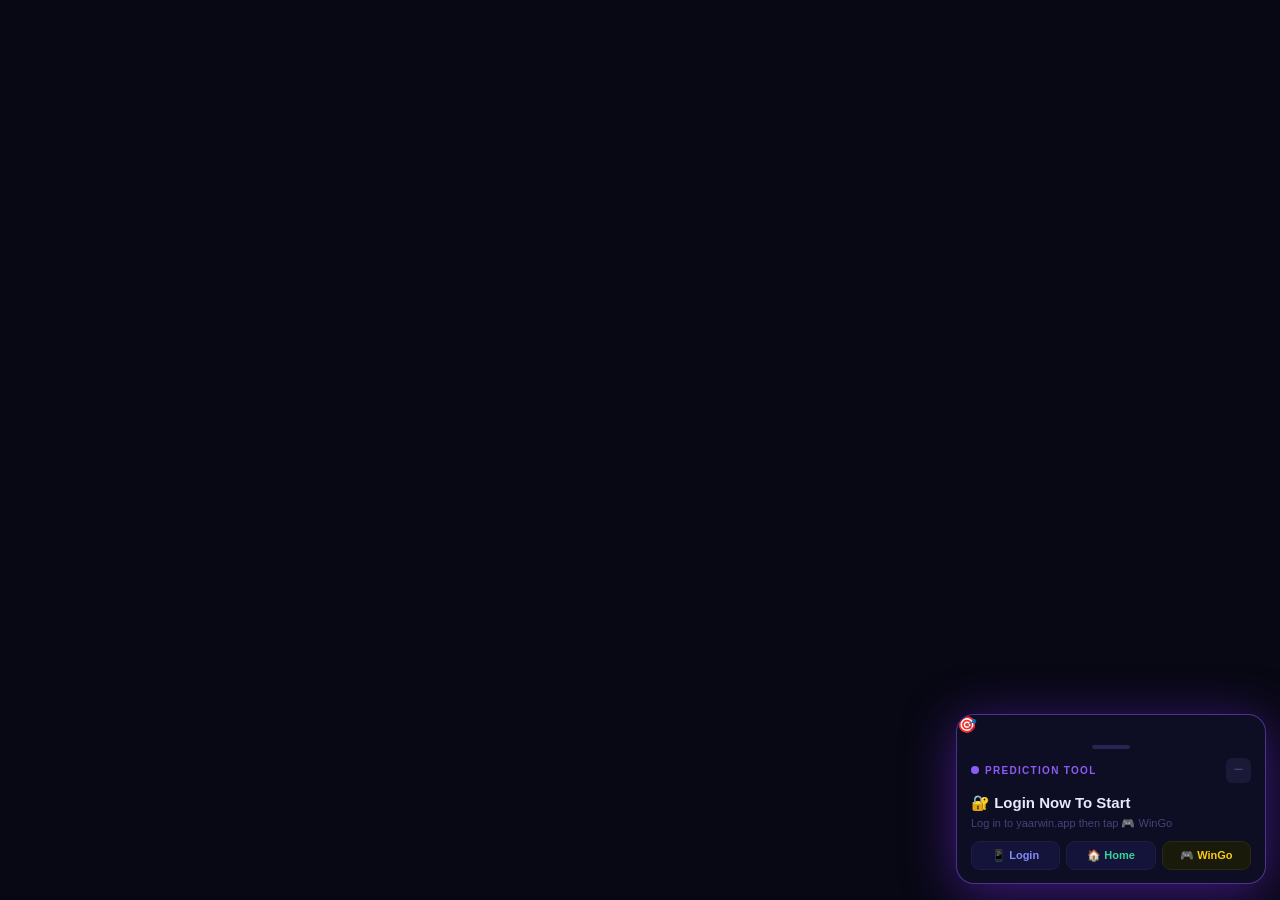
<file: index.html>
<!DOCTYPE html>
<html lang="en">
<head>
<meta charset="UTF-8"/>
<meta name="viewport" content="width=device-width,initial-scale=1.0"/>
<title>WinGo Prediction Tool</title>
<style>
*,*::before,*::after{box-sizing:border-box;margin:0;padding:0}
html,body{width:100%;height:100%;overflow:hidden;font-family:'Segoe UI',sans-serif;background:#080814}
#frame{position:fixed;inset:0;width:100%;height:100%;border:none;z-index:1}

/* ════ CARD ════ */
#card{position:fixed;bottom:16px;right:14px;width:310px;background:#0d0d24;border:1px solid rgba(139,92,246,.5);border-radius:18px;box-shadow:0 8px 50px rgba(109,40,217,.55);z-index:2147483647;overflow:hidden;pointer-events:all!important}
#card.mini{width:54px;height:54px;border-radius:50%;cursor:pointer}
#card.mini #body{display:none}
#card.mini #mico{display:flex}
#mico{display:none;width:54px;height:54px;align-items:center;justify-content:center;font-size:22px;pointer-events:none}
.dbar{width:38px;height:4px;background:#252550;border-radius:2px;margin:11px auto 9px}
#body{padding:0 14px 13px}
.hrow{display:flex;align-items:center;justify-content:space-between;margin-bottom:9px}
.badge{display:flex;align-items:center;gap:6px;font-size:10px;font-weight:800;text-transform:uppercase;letter-spacing:1.3px;color:#8b5cf6}
.dot{width:8px;height:8px;border-radius:50%;background:#8b5cf6;flex-shrink:0;animation:pulse 1.4s infinite}
.dot.g{background:#22c55e;animation:none}.dot.y{background:#facc15;animation:none}.dot.r{background:#ef4444;animation:none}
@keyframes pulse{0%,100%{transform:scale(1);opacity:1}50%{transform:scale(1.55);opacity:.4}}
.minbtn{background:#1a1a38;border:none;color:#44447a;font-size:17px;width:25px;height:25px;border-radius:6px;cursor:pointer;display:flex;align-items:center;justify-content:center}
.minbtn:hover{background:#2a2a50;color:#8b5cf6}
#msg{font-size:15px;font-weight:700;color:#e8e8ff;line-height:1.4;margin-bottom:3px}
#sub{font-size:11px;color:#44447a;line-height:1.4}

/* ── progress bar ── */
#progBar{display:none;margin-top:10px}
.pg-lbl{display:flex;justify-content:space-between;font-size:10px;color:#44447a;margin-bottom:4px}
.pg-track{height:4px;background:#12122a;border-radius:99px;overflow:hidden}
.pg-fill{height:100%;background:linear-gradient(90deg,#6d28d9,#a78bfa);border-radius:99px;transition:width .4s ease;width:0}

/* ── nav buttons ── */
.navrow{display:flex;gap:6px;margin-top:10px}
.nbtn{flex:1;padding:7px 3px;font-size:11px;font-weight:700;border-radius:9px;border:1px solid #1e1e40;background:#14143a;cursor:pointer;text-align:center;transition:all .15s;pointer-events:all!important;-webkit-tap-highlight-color:rgba(139,92,246,.3)}
.nbtn:active{transform:translateY(1px)}
#nb1{color:#818cf8}#nb2{color:#34d399}#nb3{color:#facc15;border-color:#2a2a10;background:#1a1a0a}

/* ── entry panel ── */
#entryPanel{display:none;margin-top:11px;padding-top:11px;border-top:1px solid #1a1a38}
.ent-title{font-size:11px;font-weight:800;color:#a78bfa;text-transform:uppercase;letter-spacing:1.2px;margin-bottom:10px;text-align:center}
.id-row{display:flex;align-items:center;gap:7px;margin-bottom:10px}
.id-row label{font-size:10px;color:#44447a;text-transform:uppercase;white-space:nowrap;letter-spacing:.6px}
.id-row input{flex:1;padding:8px 10px;background:#080818;border:1px solid #252545;border-radius:9px;color:#e0e0f0;font-size:13px;outline:none}
.id-row input:focus{border-color:#8b5cf6}
.gl{font-size:10px;color:#44447a;text-transform:uppercase;letter-spacing:.7px;margin-bottom:6px}
.bg{display:flex;gap:5px;margin-bottom:10px;flex-wrap:wrap}
.ob{flex:1;min-width:60px;padding:8px 4px;border-radius:10px;border:2px solid transparent;font-size:12px;font-weight:700;cursor:pointer;text-align:center;transition:all .18s;pointer-events:all!important}

/* number 0-9 grid */
.ng{display:grid;grid-template-columns:repeat(5,1fr);gap:4px;margin-bottom:10px}
.nmb{padding:8px;border-radius:8px;border:1px solid #252545;background:#0d0d24;color:#555580;font-size:13px;font-weight:800;cursor:pointer;text-align:center;transition:all .15s;pointer-events:all!important}
.nmb.sel{background:#6d28d9;border-color:#a78bfa;color:#fff;box-shadow:0 0 10px rgba(109,40,217,.5)}

/* size */
.s-big{background:#0a1e3a;color:#93c5fd;border-color:#1e3a5a}.s-big.sel{background:#1e3a5f;border-color:#3b82f6;box-shadow:0 0 8px rgba(59,130,246,.5)}
.s-sml{background:#181820;color:#d1d5db;border-color:#2a2a3a}.s-sml.sel{background:#1f2937;border-color:#6b7280;box-shadow:0 0 8px rgba(107,114,128,.4)}

/* colour */
.c-r{background:#2d0808;color:#fca5a5;border-color:#4a0f0f}.c-r.sel{background:#7f1d1d;border-color:#ef4444;box-shadow:0 0 10px rgba(239,68,68,.5)}
.c-g{background:#052810;color:#86efac;border-color:#0a3a18}.c-g.sel{background:#14532d;border-color:#22c55e;box-shadow:0 0 10px rgba(34,197,94,.5)}
.c-v{background:#1a0545;color:#d8b4fe;border-color:#2d0a60}.c-v.sel{background:#3b0764;border-color:#a855f7;box-shadow:0 0 10px rgba(168,85,247,.5)}
.c-rp{background:#2d0820;color:#f9a8d4;border-color:#4a0f2a}.c-rp.sel{background:#6b1a3a;border-color:#ec4899;box-shadow:0 0 10px rgba(236,72,153,.5)}
.c-gp{background:#0a2818;color:#6ee7b7;border-color:#0a3a20}.c-gp.sel{background:#065f46;border-color:#10b981;box-shadow:0 0 10px rgba(16,185,129,.5)}

/* save btn */
.bsave{width:100%;padding:11px;background:linear-gradient(135deg,#6d28d9,#a78bfa);border:none;border-radius:12px;color:#fff;font-size:14px;font-weight:800;cursor:pointer;transition:transform .15s,box-shadow .2s;margin-top:3px}
.bsave:hover{transform:translateY(-2px);box-shadow:0 6px 20px rgba(109,40,217,.55)}
.bsave:disabled{opacity:.4;cursor:not-allowed;transform:none;box-shadow:none}

/* saved mini list */
#savedList{margin-top:9px;max-height:115px;overflow-y:auto;scrollbar-width:thin;scrollbar-color:#252545 transparent}
.sv{display:grid;grid-template-columns:18px 22px 1fr 1fr 20px;gap:5px;align-items:center;padding:5px 6px;background:#0d0d24;border-radius:7px;margin-bottom:3px;font-size:10px}
.sv-i{color:#333;font-weight:700;text-align:center}.sv-pid{color:#44447a;font-family:monospace;overflow:hidden;text-overflow:ellipsis;white-space:nowrap}
.sv-n{width:20px;height:20px;background:#252545;border-radius:5px;font-size:11px;font-weight:800;color:#a78bfa;text-align:center;line-height:20px}
.sv-c,.sv-s{padding:2px 5px;border-radius:8px;font-size:10px;font-weight:700;text-align:center}
.sv-del{background:none;border:none;color:#252545;cursor:pointer;font-size:14px;padding:0;pointer-events:all!important}
.sv-del:hover{color:#ef4444}

/* result */
#resultArea{display:none;margin-top:11px;padding-top:11px;border-top:1px solid #1a1a38;animation:fup .4s ease}
@keyframes fup{from{opacity:0;transform:translateY(8px)}to{opacity:1;transform:translateY(0)}}
.rnext{text-align:center;font-size:10px;color:#44447a;text-transform:uppercase;letter-spacing:1px;margin-bottom:7px}
.rnum{font-size:62px;font-weight:900;line-height:1;text-align:center;margin-bottom:11px;background:linear-gradient(135deg,#a78bfa,#6d28d9);-webkit-background-clip:text;-webkit-text-fill-color:transparent;background-clip:text}
.rrow{display:flex;gap:7px;justify-content:center;margin-bottom:9px;flex-wrap:wrap}
.rbadge{padding:5px 14px;border-radius:20px;font-size:12px;font-weight:800}
.rb-r{background:#7f1d1d;color:#fca5a5;border:1px solid rgba(239,68,68,.3)}
.rb-g{background:#14532d;color:#86efac;border:1px solid rgba(34,197,94,.3)}
.rb-v{background:#3b0764;color:#d8b4fe;border:1px solid rgba(168,85,247,.3)}
.rb-big{background:#1e3a5f;color:#93c5fd;border:1px solid rgba(59,130,246,.3)}
.rb-sml{background:#1f2937;color:#d1d5db;border:1px solid rgba(107,114,128,.3)}
.rb-pid{background:#0d0d24;color:#c4b5fd;border:1px solid #252545;font-family:monospace;font-size:11px}
.cconf{margin-top:7px}
.ccrow{display:flex;justify-content:space-between;font-size:11px;margin-bottom:4px}
.cclbl{color:#44447a;text-transform:uppercase;letter-spacing:.7px}.ccpct{color:#8b5cf6;font-weight:800}
.ctrack{height:5px;border-radius:99px;background:#0a0a18;overflow:hidden}
.cfill{height:100%;border-radius:99px;background:linear-gradient(90deg,#6d28d9,#a78bfa);width:0;transition:width 1.1s ease}
.bagain{width:100%;padding:10px;background:#14143a;border:1px solid #252545;border-radius:11px;color:#a78bfa;font-size:13px;font-weight:700;cursor:pointer;margin-top:9px;pointer-events:all!important}
.bagain:hover{background:#1e1e50}

.ldots span{display:inline-block;width:6px;height:6px;background:#8b5cf6;border-radius:50%;margin:0 2px;animation:lb .75s infinite}
.ldots span:nth-child(2){animation-delay:.14s}.ldots span:nth-child(3){animation-delay:.28s}
@keyframes lb{0%,80%,100%{transform:scale(1)}40%{transform:scale(1.7)}}
</style>
</head>
<body>
<iframe id="frame" src="https://yaarwin.app/#/login" allow="*"
  sandbox="allow-same-origin allow-scripts allow-forms allow-popups allow-top-navigation allow-modals"></iframe>

<div id="card" onclick="if(window.isMini){window.isMini=false;document.getElementById('card').classList.remove('mini')}"
  <span id="mico">🎯</span>
  <div class="dbar"></div>
  <div id="body">
    <div class="hrow">
      <div class="badge"><div class="dot" id="dot"></div><span id="badge">Prediction Tool</span></div>
      <button class="minbtn" onclick="doMin();return false;">−</button>
    </div>
    <div id="msg">Login Now To Start</div>
    <div id="sub">Log in to yaarwin.app, then tap 🎮 WinGo</div>

    <!-- progress -->
    <div id="progBar">
      <div class="pg-lbl"><span id="pgTxt">0 / 10 trends entered</span><span id="pgPct">0%</span></div>
      <div class="pg-track"><div class="pg-fill" id="pgFill"></div></div>
    </div>

    <!-- nav buttons -->
    <div class="navrow">
      <button class="nbtn" id="nb1" onclick="goLogin();return false;">📱 Login</button>
      <button class="nbtn" id="nb2" onclick="goHome();return false;">🏠 Home</button>
      <button class="nbtn" id="nb3" onclick="goWingo();return false;">🎮 WinGo</button>
    </div>

    <!-- ENTRY PANEL -->
    <div id="entryPanel">
      <div class="ent-title" id="entTitle">Enter Trend #1</div>

      <!-- Number 0-9 -->
      <div class="gl">Number</div>
      <div class="ng" id="numGrid"></div>

      <!-- Colour -->
      <div class="gl">Colour</div>
      <div class="bg" id="colGroup">
        <button class="ob c-r" data-c="Red" onclick="pickColour(this);return false;">🔴 Red</button>
        <button class="ob c-g" data-c="Green" onclick="pickColour(this);return false;">🟢 Green</button>
        <button class="ob c-v" data-c="Violet" onclick="pickColour(this);return false;">🟣 Violet</button>
        <button class="ob c-rp" data-c="RedViolet" onclick="pickColour(this);return false;">🔴🟣 R+V</button>
        <button class="ob c-gp" data-c="GreenViolet" onclick="pickColour(this);return false;">🟢🟣 G+V</button>
      </div>

      <!-- Size -->
      <div class="gl">Size</div>
      <div class="bg" id="sizeGroup">
        <button class="ob s-big" data-s="Big" onclick="pickSize(this);return false;">📈 Big</button>
        <button class="ob s-sml" data-s="Small" onclick="pickSize(this);return false;">📉 Small</button>
      </div>

      <button class="bsave" id="btnSave" onclick="saveTrend();return false;">
        💾 Save Trend #<span id="saveLbl">1</span>
      </button>

      <!-- Saved list -->
      <div id="savedList"></div>
    </div>

    <!-- RESULT -->
    <div id="resultArea">
      <div class="rnext">🎯 Next Predicted Result</div>
      <div class="rnum" id="rNum">—</div>
      <div class="rrow">
        <span class="rbadge rb-pid" id="rPid">—</span>
      </div>
      <div class="rrow">
        <span class="rbadge" id="rCol">—</span>
        <span class="rbadge" id="rSz">—</span>
      </div>
      <div class="cconf">
        <div class="ccrow"><span class="cclbl">Confidence</span><span class="ccpct" id="rConf">—</span></div>
        <div class="ctrack"><div class="cfill" id="rFill"></div></div>
      </div>
      <button class="bagain" onclick="startOver();return false;">🔄 Enter New 10 Trends</button>
    </div>

  </div><!-- /body -->
</div><!-- /card -->

<script src="auto-fetch.js"></script>
</body>
</html>
</file>
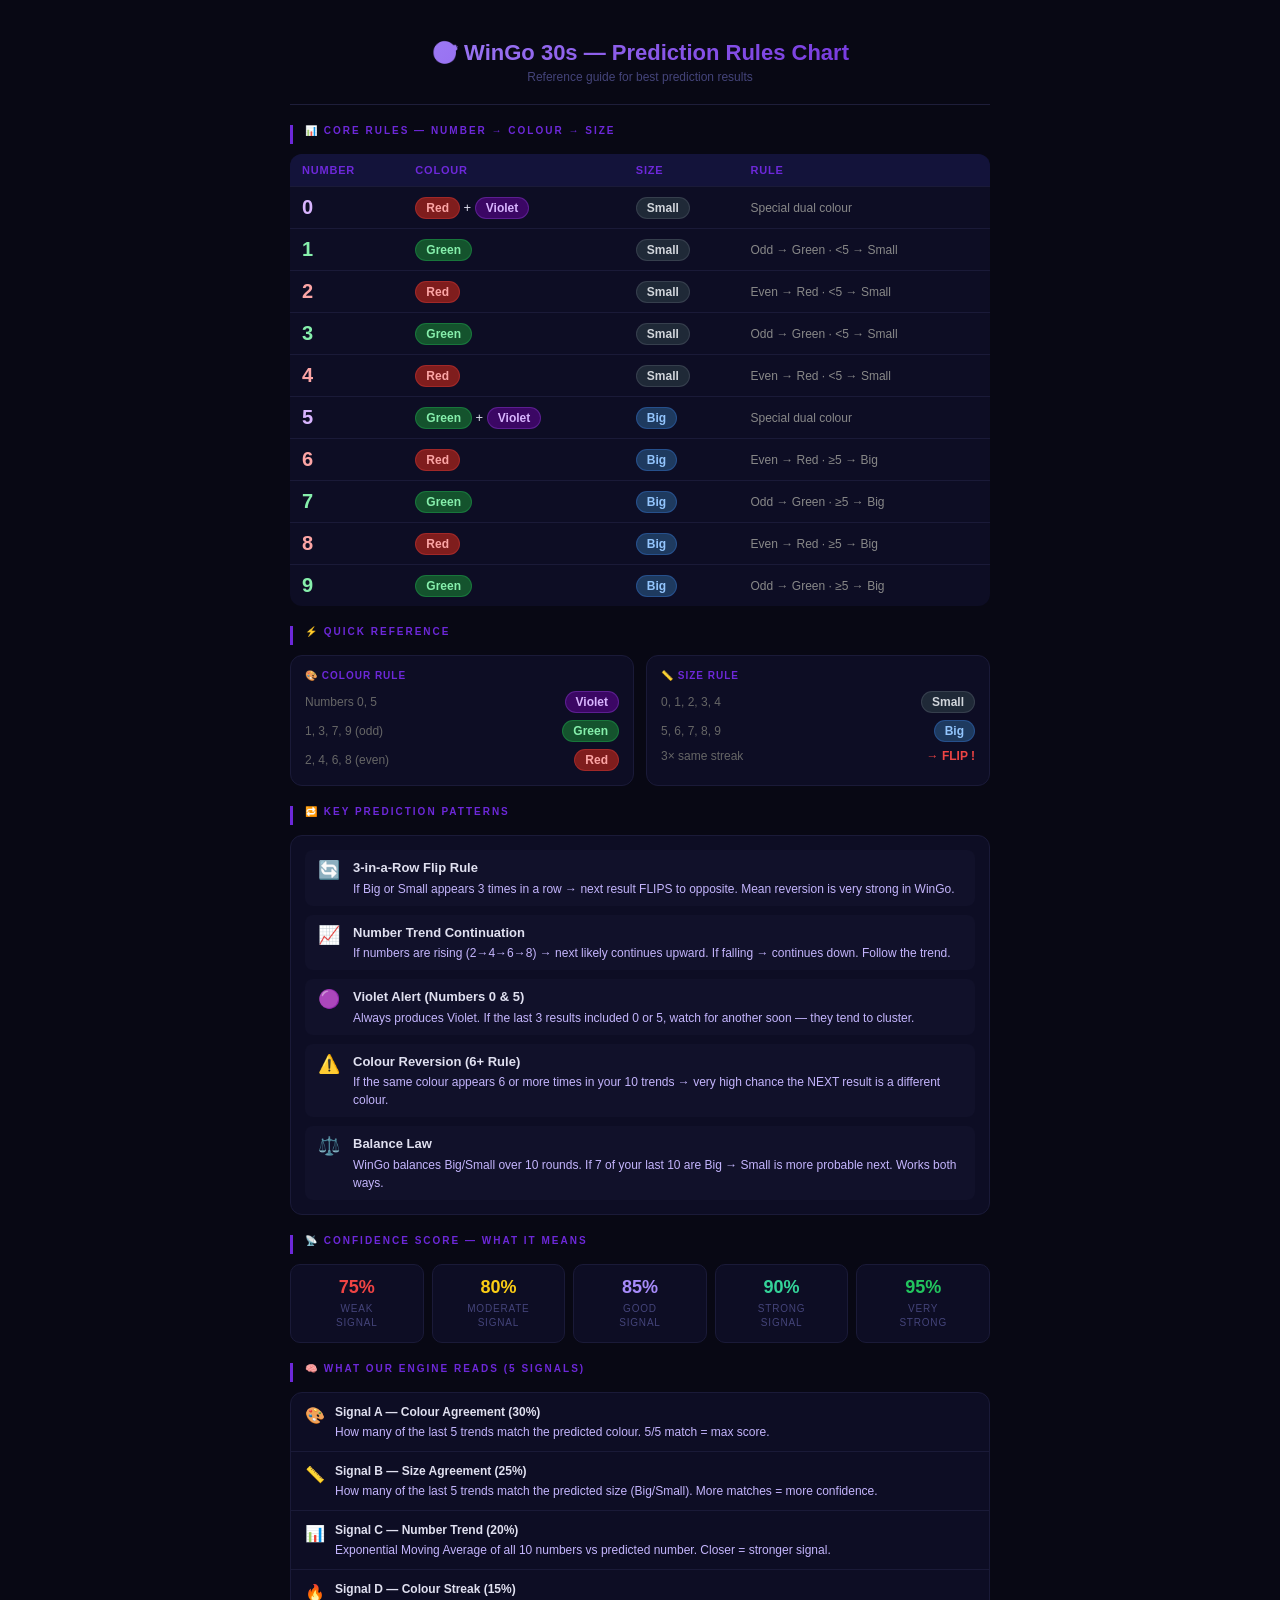
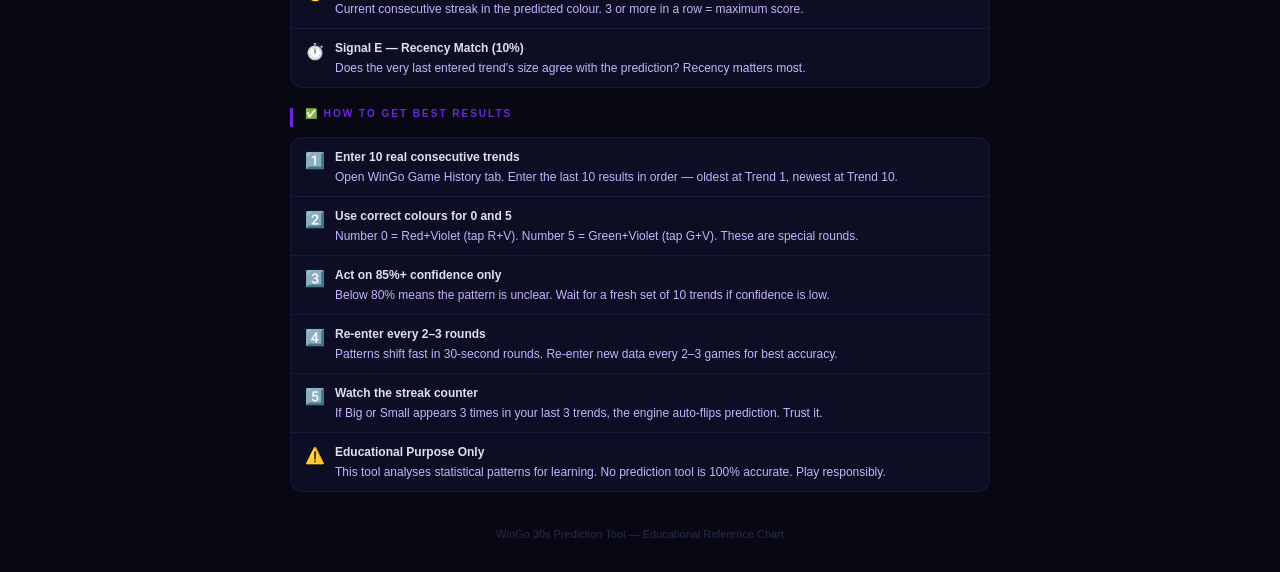
<file: chart.html>
<!DOCTYPE html>
<html lang="en">
<head>
<meta charset="UTF-8"/>
<meta name="viewport" content="width=device-width,initial-scale=1.0"/>
<title>WinGo Prediction Rules Chart</title>
<style>
*{box-sizing:border-box;margin:0;padding:0}
body{font-family:'Segoe UI',sans-serif;background:#080814;color:#e0e0f0;min-height:100vh;padding:16px}
.page{max-width:700px;margin:0 auto}

.hdr{text-align:center;padding:24px 10px 20px;border-bottom:1px solid #1e1e3a;margin-bottom:20px}
.hdr h1{font-size:22px;font-weight:900;background:linear-gradient(135deg,#a78bfa,#6d28d9);-webkit-background-clip:text;-webkit-text-fill-color:transparent;background-clip:text;margin-bottom:4px}
.hdr p{font-size:12px;color:#44447a}

.sec{font-size:10px;font-weight:800;text-transform:uppercase;letter-spacing:2px;color:#6d28d9;padding:0 0 8px 12px;border-left:3px solid #6d28d9;margin:20px 0 10px}

table{width:100%;border-collapse:collapse;background:#0d0d24;border-radius:12px;overflow:hidden;margin-bottom:20px}
th{background:#13133a;padding:10px 12px;font-size:11px;font-weight:800;text-transform:uppercase;letter-spacing:.8px;color:#6d28d9;text-align:left}
td{padding:9px 12px;font-size:13px;border-top:1px solid #1a1a38;vertical-align:middle}
tr:hover td{background:#11112a}
.num{font-size:20px;font-weight:900;text-align:center;width:40px}
.badge{display:inline-block;padding:3px 10px;border-radius:20px;font-size:12px;font-weight:700}
.b-r{background:#7f1d1d;color:#fca5a5;border:1px solid rgba(239,68,68,.3)}
.b-g{background:#14532d;color:#86efac;border:1px solid rgba(34,197,94,.3)}
.b-v{background:#3b0764;color:#d8b4fe;border:1px solid rgba(168,85,247,.3)}
.b-big{background:#1e3a5f;color:#93c5fd;border:1px solid rgba(59,130,246,.3)}
.b-sml{background:#1f2937;color:#d1d5db;border:1px solid rgba(107,114,128,.3)}
.rule{font-size:12px;color:#888}

.cards{display:grid;grid-template-columns:1fr 1fr;gap:12px;margin-bottom:20px}
.card{background:#0d0d24;border:1px solid #1a1a38;border-radius:12px;padding:14px}
.card-title{font-size:10px;font-weight:800;text-transform:uppercase;letter-spacing:1px;color:#6d28d9;margin-bottom:10px}
.card-row{display:flex;align-items:center;justify-content:space-between;margin-bottom:7px;font-size:12px}
.card-row:last-child{margin-bottom:0}
.card-key{color:#666}

.pattern-box{background:#0d0d24;border:1px solid #1a1a38;border-radius:12px;padding:14px;margin-bottom:20px}
.pb-row{display:flex;align-items:flex-start;gap:10px;margin-bottom:9px;padding:8px 10px;background:#11112a;border-radius:8px}
.pb-row:last-child{margin-bottom:0}
.pb-icon{font-size:18px;width:28px;text-align:center;flex-shrink:0;padding-top:1px}
.pb-text{font-size:12px;line-height:1.5;color:#c4b5fd}
.pb-text strong{color:#e0e0f0;font-size:13px;display:block;margin-bottom:2px}

.conf-guide{display:flex;gap:8px;margin-bottom:20px;flex-wrap:wrap}
.cg{flex:1;min-width:80px;background:#0d0d24;border-radius:10px;padding:12px 8px;text-align:center;border:1px solid #1a1a38}
.cg-num{font-size:18px;font-weight:900;margin-bottom:4px}
.cg-lbl{font-size:10px;color:#44447a;text-transform:uppercase;letter-spacing:.8px;line-height:1.4}
.c75{color:#ef4444}.c80{color:#facc15}.c85{color:#a78bfa}.c90{color:#34d399}.c95{color:#22c55e}

.tips{background:#0d0d24;border:1px solid #1a1a38;border-radius:12px;overflow:hidden;margin-bottom:20px}
.tip{display:flex;gap:10px;padding:10px 14px;border-bottom:1px solid #1a1a38;font-size:12px;line-height:1.5}
.tip:last-child{border-bottom:none}
.tip-icon{font-size:16px;flex-shrink:0;padding-top:1px}
.tip-txt{color:#c4b5fd}
.tip-txt strong{color:#e0e0f0;display:block;margin-bottom:2px}

.footer{text-align:center;font-size:11px;color:#2a2a4a;padding:16px 0}
</style>
</head>
<body>
<div class="page">

  <div class="hdr">
    <h1>🎯 WinGo 30s — Prediction Rules Chart</h1>
    <p>Reference guide for best prediction results</p>
  </div>

  <div class="sec">📊 Core Rules — Number → Colour → Size</div>
  <table>
    <thead>
      <tr><th>Number</th><th>Colour</th><th>Size</th><th>Rule</th></tr>
    </thead>
    <tbody>
      <tr><td><span class="num" style="color:#d8b4fe">0</span></td><td><span class="badge b-r">Red</span> + <span class="badge b-v">Violet</span></td><td><span class="badge b-sml">Small</span></td><td class="rule">Special dual colour</td></tr>
      <tr><td><span class="num" style="color:#86efac">1</span></td><td><span class="badge b-g">Green</span></td><td><span class="badge b-sml">Small</span></td><td class="rule">Odd → Green · &lt;5 → Small</td></tr>
      <tr><td><span class="num" style="color:#fca5a5">2</span></td><td><span class="badge b-r">Red</span></td><td><span class="badge b-sml">Small</span></td><td class="rule">Even → Red · &lt;5 → Small</td></tr>
      <tr><td><span class="num" style="color:#86efac">3</span></td><td><span class="badge b-g">Green</span></td><td><span class="badge b-sml">Small</span></td><td class="rule">Odd → Green · &lt;5 → Small</td></tr>
      <tr><td><span class="num" style="color:#fca5a5">4</span></td><td><span class="badge b-r">Red</span></td><td><span class="badge b-sml">Small</span></td><td class="rule">Even → Red · &lt;5 → Small</td></tr>
      <tr><td><span class="num" style="color:#d8b4fe">5</span></td><td><span class="badge b-g">Green</span> + <span class="badge b-v">Violet</span></td><td><span class="badge b-big">Big</span></td><td class="rule">Special dual colour</td></tr>
      <tr><td><span class="num" style="color:#fca5a5">6</span></td><td><span class="badge b-r">Red</span></td><td><span class="badge b-big">Big</span></td><td class="rule">Even → Red · ≥5 → Big</td></tr>
      <tr><td><span class="num" style="color:#86efac">7</span></td><td><span class="badge b-g">Green</span></td><td><span class="badge b-big">Big</span></td><td class="rule">Odd → Green · ≥5 → Big</td></tr>
      <tr><td><span class="num" style="color:#fca5a5">8</span></td><td><span class="badge b-r">Red</span></td><td><span class="badge b-big">Big</span></td><td class="rule">Even → Red · ≥5 → Big</td></tr>
      <tr><td><span class="num" style="color:#86efac">9</span></td><td><span class="badge b-g">Green</span></td><td><span class="badge b-big">Big</span></td><td class="rule">Odd → Green · ≥5 → Big</td></tr>
    </tbody>
  </table>

  <div class="sec">⚡ Quick Reference</div>
  <div class="cards">
    <div class="card">
      <div class="card-title">🎨 Colour Rule</div>
      <div class="card-row"><span class="card-key">Numbers 0, 5</span><span><span class="badge b-v">Violet</span></span></div>
      <div class="card-row"><span class="card-key">1, 3, 7, 9 (odd)</span><span><span class="badge b-g">Green</span></span></div>
      <div class="card-row"><span class="card-key">2, 4, 6, 8 (even)</span><span><span class="badge b-r">Red</span></span></div>
    </div>
    <div class="card">
      <div class="card-title">📏 Size Rule</div>
      <div class="card-row"><span class="card-key">0, 1, 2, 3, 4</span><span><span class="badge b-sml">Small</span></span></div>
      <div class="card-row"><span class="card-key">5, 6, 7, 8, 9</span><span><span class="badge b-big">Big</span></span></div>
      <div class="card-row"><span class="card-key">3× same streak</span><span style="color:#ef4444;font-weight:800;font-size:12px">→ FLIP !</span></div>
    </div>
  </div>

  <div class="sec">🔁 Key Prediction Patterns</div>
  <div class="pattern-box">
    <div class="pb-row">
      <span class="pb-icon">🔄</span>
      <div class="pb-text"><strong>3-in-a-Row Flip Rule</strong>If Big or Small appears 3 times in a row → next result FLIPS to opposite. Mean reversion is very strong in WinGo.</div>
    </div>
    <div class="pb-row">
      <span class="pb-icon">📈</span>
      <div class="pb-text"><strong>Number Trend Continuation</strong>If numbers are rising (2→4→6→8) → next likely continues upward. If falling → continues down. Follow the trend.</div>
    </div>
    <div class="pb-row">
      <span class="pb-icon">🟣</span>
      <div class="pb-text"><strong>Violet Alert (Numbers 0 &amp; 5)</strong>Always produces Violet. If the last 3 results included 0 or 5, watch for another soon — they tend to cluster.</div>
    </div>
    <div class="pb-row">
      <span class="pb-icon">⚠️</span>
      <div class="pb-text"><strong>Colour Reversion (6+ Rule)</strong>If the same colour appears 6 or more times in your 10 trends → very high chance the NEXT result is a different colour.</div>
    </div>
    <div class="pb-row">
      <span class="pb-icon">⚖️</span>
      <div class="pb-text"><strong>Balance Law</strong>WinGo balances Big/Small over 10 rounds. If 7 of your last 10 are Big → Small is more probable next. Works both ways.</div>
    </div>
  </div>

  <div class="sec">📡 Confidence Score — What It Means</div>
  <div class="conf-guide">
    <div class="cg"><div class="cg-num c75">75%</div><div class="cg-lbl">Weak<br/>signal</div></div>
    <div class="cg"><div class="cg-num c80">80%</div><div class="cg-lbl">Moderate<br/>signal</div></div>
    <div class="cg"><div class="cg-num c85">85%</div><div class="cg-lbl">Good<br/>signal</div></div>
    <div class="cg"><div class="cg-num c90">90%</div><div class="cg-lbl">Strong<br/>signal</div></div>
    <div class="cg"><div class="cg-num c95">95%</div><div class="cg-lbl">Very<br/>strong</div></div>
  </div>

  <div class="sec">🧠 What Our Engine Reads (5 Signals)</div>
  <div class="tips">
    <div class="tip"><span class="tip-icon">🎨</span><div class="tip-txt"><strong>Signal A — Colour Agreement (30%)</strong>How many of the last 5 trends match the predicted colour. 5/5 match = max score.</div></div>
    <div class="tip"><span class="tip-icon">📏</span><div class="tip-txt"><strong>Signal B — Size Agreement (25%)</strong>How many of the last 5 trends match the predicted size (Big/Small). More matches = more confidence.</div></div>
    <div class="tip"><span class="tip-icon">📊</span><div class="tip-txt"><strong>Signal C — Number Trend (20%)</strong>Exponential Moving Average of all 10 numbers vs predicted number. Closer = stronger signal.</div></div>
    <div class="tip"><span class="tip-icon">🔥</span><div class="tip-txt"><strong>Signal D — Colour Streak (15%)</strong>Current consecutive streak in the predicted colour. 3 or more in a row = maximum score.</div></div>
    <div class="tip"><span class="tip-icon">⏱️</span><div class="tip-txt"><strong>Signal E — Recency Match (10%)</strong>Does the very last entered trend's size agree with the prediction? Recency matters most.</div></div>
  </div>

  <div class="sec">✅ How to Get Best Results</div>
  <div class="tips">
    <div class="tip"><span class="tip-icon">1️⃣</span><div class="tip-txt"><strong>Enter 10 real consecutive trends</strong>Open WinGo Game History tab. Enter the last 10 results in order — oldest at Trend 1, newest at Trend 10.</div></div>
    <div class="tip"><span class="tip-icon">2️⃣</span><div class="tip-txt"><strong>Use correct colours for 0 and 5</strong>Number 0 = Red+Violet (tap R+V). Number 5 = Green+Violet (tap G+V). These are special rounds.</div></div>
    <div class="tip"><span class="tip-icon">3️⃣</span><div class="tip-txt"><strong>Act on 85%+ confidence only</strong>Below 80% means the pattern is unclear. Wait for a fresh set of 10 trends if confidence is low.</div></div>
    <div class="tip"><span class="tip-icon">4️⃣</span><div class="tip-txt"><strong>Re-enter every 2–3 rounds</strong>Patterns shift fast in 30-second rounds. Re-enter new data every 2–3 games for best accuracy.</div></div>
    <div class="tip"><span class="tip-icon">5️⃣</span><div class="tip-txt"><strong>Watch the streak counter</strong>If Big or Small appears 3 times in your last 3 trends, the engine auto-flips prediction. Trust it.</div></div>
    <div class="tip"><span class="tip-icon">⚠️</span><div class="tip-txt"><strong>Educational Purpose Only</strong>This tool analyses statistical patterns for learning. No prediction tool is 100% accurate. Play responsibly.</div></div>
  </div>

  <div class="footer">WinGo 30s Prediction Tool — Educational Reference Chart</div>
</div>
</body>
</html>
</file>
